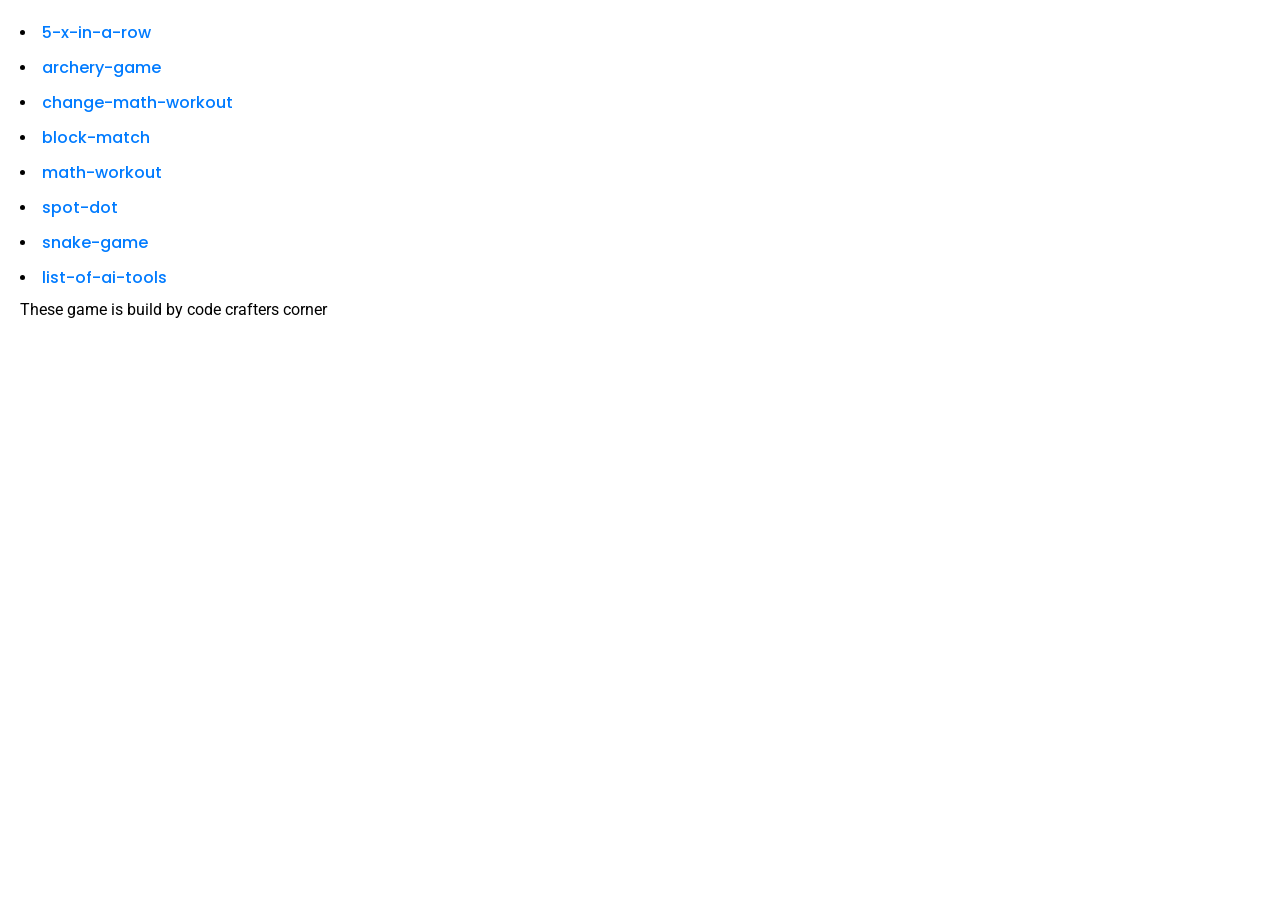
<file: index.html>
<!DOCTYPE html>
<html lang="en">

<head>
    <meta charset="UTF-8">
    <meta name="viewport" content="width=device-width, initial-scale=1.0">
    <title>Index of games</title>
    <link rel="preconnect" href="https://fonts.googleapis.com">
    <link rel="preconnect" href="https://fonts.gstatic.com" crossorigin>
    <link
        href="https://fonts.googleapis.com/css2?family=Dancing+Script&family=Poppins:ital,wght@0,100;0,200;0,300;0,400;0,500;0,600;0,700;0,800;0,900;1,100;1,200;1,300;1,400;1,500;1,600;1,700;1,800;1,900&family=Roboto&display=swap"
        rel="stylesheet">
    <link rel="stylesheet" href="style.css">
</head>

<body>
    <li><a href="/projects/5-x-in-a-row/">5-x-in-a-row</a></li>
    <li><a href="/projects/archery-game/">archery-game</a></li>
    <li><a href="/projects/change-math-workout/">change-math-workout</a></li>
    <li><a href="/projects/block-match/">block-match</a></li>
    <li><a href="/projects/math-workout/">math-workout</a></li>
    <li><a href="/projects/spot-dot/">spot-dot</a></li>
    <li><a href="/projects/snake-game/">snake-game</a></li>
    <li><a href="/projects/list-of-ai-tools/">list-of-ai-tools</a></li>
    <!-- <li><a href="/list-of-ai-tools/">snake-game</a></li> -->

    <div>These game is build by code crafters corner</div>
</body>

</html>
</file>
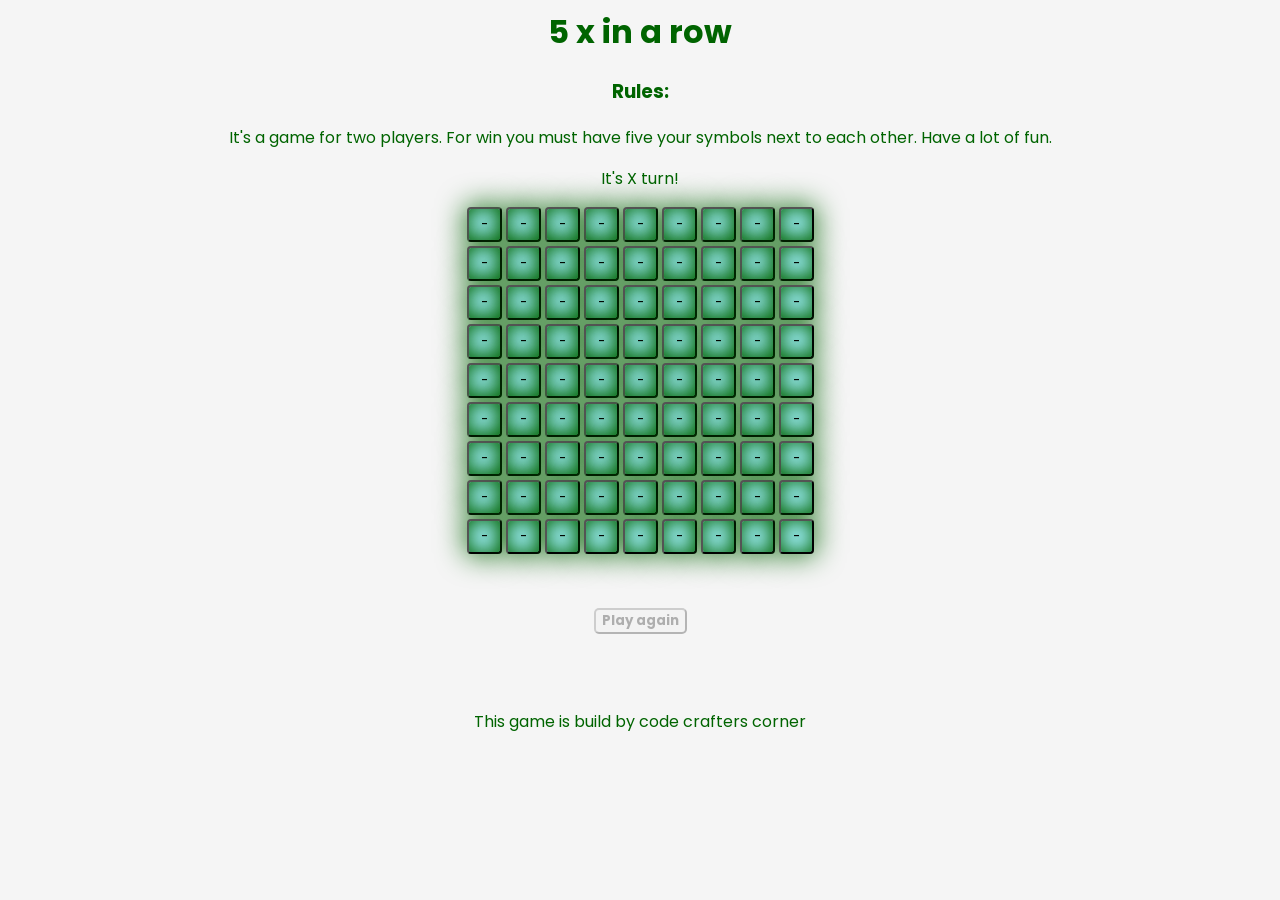
<file: 5-x-in-a-row/index.html>
<html>

<head>
    <title>5 x in a row</title>
    <meta charset="UTF-8">
    <meta name="viewport" content="width=device-width, initial-scale=1.0">
    <link rel="preconnect" href="https://fonts.googleapis.com">
    <link rel="preconnect" href="https://fonts.gstatic.com" crossorigin>
    <link
        href="https://fonts.googleapis.com/css2?family=Dancing+Script&family=Poppins:ital,wght@0,100;0,200;0,300;0,400;0,500;0,600;0,700;0,800;0,900;1,100;1,200;1,300;1,400;1,500;1,600;1,700;1,800;1,900&family=Roboto&display=swap"
        rel="stylesheet">
    <link rel="stylesheet" href="t.css">
</head>

<body>
    <div>
        <h1>5 x in a row</h1>
        <p>
        <h3>Rules:</h3>It's a game for two players. For win you must have five your symbols next to each other. Have a
        lot of fun.
        <p id="info">It's X turn!</p>
        <div class="grid">
            <button id="a1" class="playButton" onclick="play('a1')">-</button>
            <button id="b1" class="playButton" onclick="play('b1')">-</button>
            <button id="c1" class="playButton" onclick="play('c1')">-</button>
            <button id="d1" class="playButton" onclick="play('d1')">-</button>
            <button id="e1" class="playButton" onclick="play('e1')">-</button>
            <button id="f1" class="playButton" onclick="play('f1')">-</button>
            <button id="g1" class="playButton" onclick="play('g1')">-</button>
            <button id="h1" class="playButton" onclick="play('h1')">-</button>
            <button id="i1" class="playButton" onclick="play('i1')">-</button>
            <br>
            <button id="a2" class="playButton" onclick="play('a2')">-</button>
            <button id="b2" class="playButton" onclick="play('b2')">-</button>
            <button id="c2" class="playButton" onclick="play('c2')">-</button>
            <button id="d2" class="playButton" onclick="play('d2')">-</button>
            <button id="e2" class="playButton" onclick="play('e2')">-</button>
            <button id="f2" class="playButton" onclick="play('f2')">-</button>
            <button id="g2" class="playButton" onclick="play('g2')">-</button>
            <button id="h2" class="playButton" onclick="play('h2')">-</button>
            <button id="i2" class="playButton" onclick="play('i2')">-</button>
            <br>
            <button id="a3" class="playButton" onclick="play('a3')">-</button>
            <button id="b3" class="playButton" onclick="play('b3')">-</button>
            <button id="c3" class="playButton" onclick="play('c3')">-</button>
            <button id="d3" class="playButton" onclick="play('d3')">-</button>
            <button id="e3" class="playButton" onclick="play('e3')">-</button>
            <button id="f3" class="playButton" onclick="play('f3')">-</button>
            <button id="g3" class="playButton" onclick="play('g3')">-</button>
            <button id="h3" class="playButton" onclick="play('h3')">-</button>
            <button id="i3" class="playButton" onclick="play('i3')">-</button>
            <br>
            <button id="a4" class="playButton" onclick="play('a4')">-</button>
            <button id="b4" class="playButton" onclick="play('b4')">-</button>
            <button id="c4" class="playButton" onclick="play('c4')">-</button>
            <button id="d4" class="playButton" onclick="play('d4')">-</button>
            <button id="e4" class="playButton" onclick="play('e4')">-</button>
            <button id="f4" class="playButton" onclick="play('f4')">-</button>
            <button id="g4" class="playButton" onclick="play('g4')">-</button>
            <button id="h4" class="playButton" onclick="play('h4')">-</button>
            <button id="i4" class="playButton" onclick="play('i4')">-</button>
            <br>
            <button id="a5" class="playButton" onclick="play('a5')">-</button>
            <button id="b5" class="playButton" onclick="play('b5')">-</button>
            <button id="c5" class="playButton" onclick="play('c5')">-</button>
            <button id="d5" class="playButton" onclick="play('d5')">-</button>
            <button id="e5" class="playButton" onclick="play('e5')">-</button>
            <button id="f5" class="playButton" onclick="play('f5')">-</button>
            <button id="g5" class="playButton" onclick="play('g5')">-</button>
            <button id="h5" class="playButton" onclick="play('h5')">-</button>
            <button id="i5" class="playButton" onclick="play('i5')">-</button>
            <br>
            <button id="a6" class="playButton" onclick="play('a6')">-</button>
            <button id="b6" class="playButton" onclick="play('b6')">-</button>
            <button id="c6" class="playButton" onclick="play('c6')">-</button>
            <button id="d6" class="playButton" onclick="play('d6')">-</button>
            <button id="e6" class="playButton" onclick="play('e6')">-</button>
            <button id="f6" class="playButton" onclick="play('f6')">-</button>
            <button id="g6" class="playButton" onclick="play('g6')">-</button>
            <button id="h6" class="playButton" onclick="play('h6')">-</button>
            <button id="i6" class="playButton" onclick="play('i6')">-</button>
            <br>
            <button id="a7" class="playButton" onclick="play('a7')">-</button>
            <button id="b7" class="playButton" onclick="play('b7')">-</button>
            <button id="c7" class="playButton" onclick="play('c7')">-</button>
            <button id="d7" class="playButton" onclick="play('d7')">-</button>
            <button id="e7" class="playButton" onclick="play('e7')">-</button>
            <button id="f7" class="playButton" onclick="play('f7')">-</button>
            <button id="g7" class="playButton" onclick="play('g7')">-</button>
            <button id="h7" class="playButton" onclick="play('h7')">-</button>
            <button id="i7" class="playButton" onclick="play('i7')">-</button>
            <br>
            <button id="a8" class="playButton" onclick="play('a8')">-</button>
            <button id="b8" class="playButton" onclick="play('b8')">-</button>
            <button id="c8" class="playButton" onclick="play('c8')">-</button>
            <button id="d8" class="playButton" onclick="play('d8')">-</button>
            <button id="e8" class="playButton" onclick="play('e8')">-</button>
            <button id="f8" class="playButton" onclick="play('f8')">-</button>
            <button id="g8" class="playButton" onclick="play('g8')">-</button>
            <button id="h8" class="playButton" onclick="play('h8')">-</button>
            <button id="i8" class="playButton" onclick="play('i8')">-</button>
            <br>
            <button id="a9" class="playButton" onclick="play('a9')">-</button>
            <button id="b9" class="playButton" onclick="play('b9')">-</button>
            <button id="c9" class="playButton" onclick="play('c9')">-</button>
            <button id="d9" class="playButton" onclick="play('d9')">-</button>
            <button id="e9" class="playButton" onclick="play('e9')">-</button>
            <button id="f9" class="playButton" onclick="play('f9')">-</button>
            <button id="g9" class="playButton" onclick="play('g9')">-</button>
            <button id="h9" class="playButton" onclick="play('h9')">-</button>
            <button id="i9" class="playButton" onclick="play('i9')">-</button>
        </div>
        <br> <br>
        <button onclick="resetGame()" id="resetButton" disabled><strong>Play again</strong></button>
    </div>
    <br><br><br>
    <div>This game is build by code crafters corner</div>
    <script src="t.js"></script>
</body>

</html>
</file>
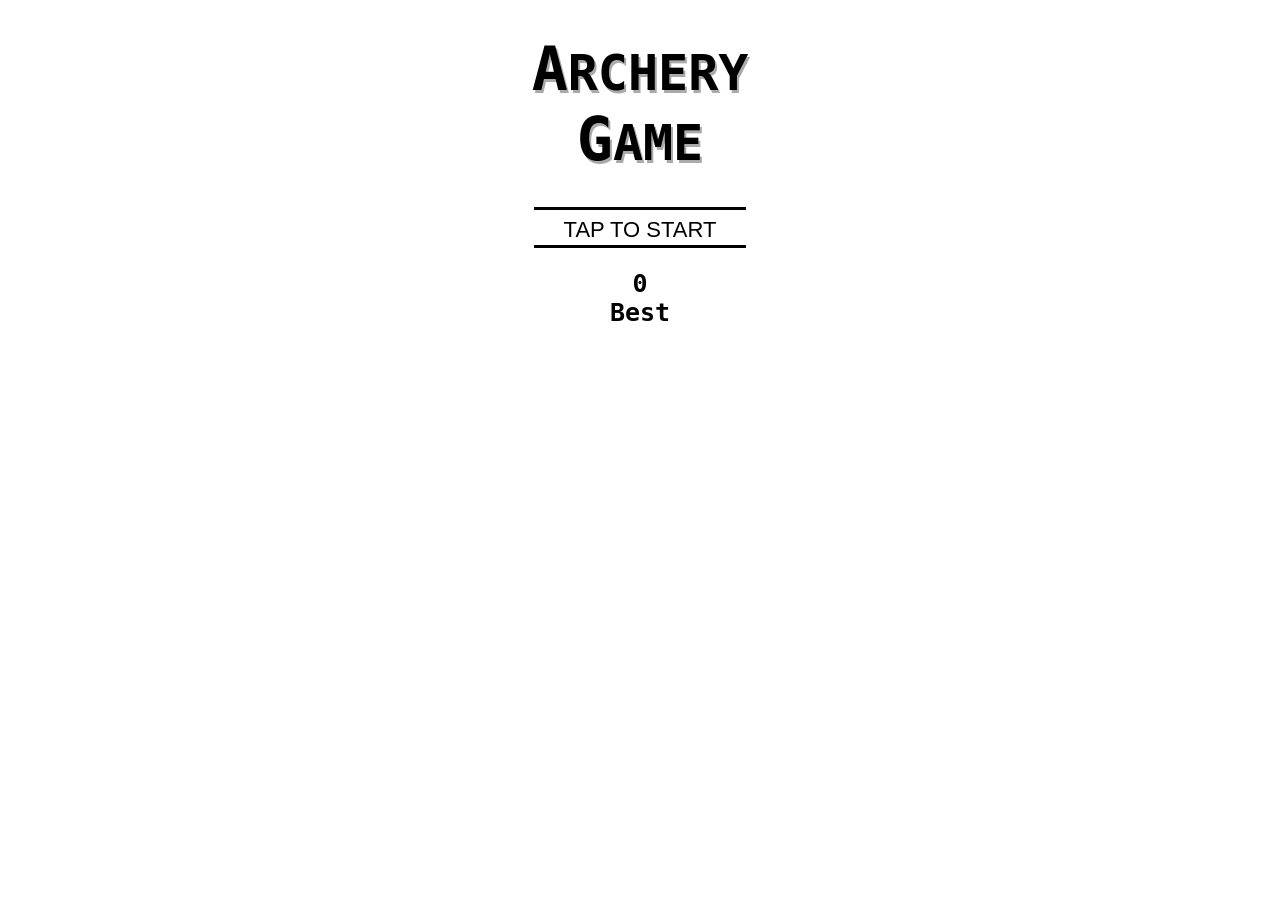
<file: archery-game/index.html>
<!DOCTYPE html>
<html>

<head>
    <style type="text/css">
        body {
            margin: 0;
            font-family: monospace;
            text-align: center;
            height: 100vh;
            width: 100vw;
        }

        #mainContainer {
            transform-origin: 0% 0%;
            position: absolute;
            width: 100%;
            top: 0;
            left: 0;
        }

        #score {
            position: absolute;
            top: 0;
            left: 0;
            width: 100%;
            text-align: center;
            font-size: 60px;
            font-weight: 900;
            color: #45f;
        }

        #showPoint {
            position: absolute;
            top: 0;
            left: 0;
            background: transparent;
            margin: 0;
        }

        #showPoint.u {
            position: absolute;
            display: inline-block;
            top: 50%;
            left: 70%;
            font-size: 30px;
            font-family: arial;
            opacity: 0;
            transition: top 0.1s linear, left 0.1s linear
        }

        #animCanvas {
            position: absolute;
            top: 0;
            left: 0;
            z-index: 100;
            border-bottom: 1px solid blue;
        }

        #arrs {
            font-size: 30px;
            text-align: left;
            position: absolute;
            margin: 0;
            top: 0;
            padding-left: 10px;
        }

        #startMenu {
            position: absolute;
            top: 0;
            left: 0;
            background: #fff;
            z-index: 1000;
            width: 100%;
            height: 100%;
        }

        #startMenu h1 {
            font-size: 50px;
            text-shadow: 2px 3px #aaa;
            font-weight: 900;
        }

        #startMenu button {
            font-size: 22px;
            background: none;
            border: none;
            border-top: 3px solid #000;
            border-bottom: 3px solid #000;
            padding: 10px 30px 5px;
            line-height: 20px;
            outline: none;
        }

        #startMenu h2 {
            font-size: 25px;
        }

        #timerDiv {
            height: 8px;
            padding: 0px;
            border: 2px solid blue;
            width: 50%;
            position: absolute;
            bottom: 20px;
            left: 25%;
            border-radius: 20px;
        }

        .timer {
            height: 8px;
            width: 0%;
            background: red;
            animation: countTime 4.5s linear 1;
            animation-delay: 0.5s;
            border-radius: 20px;
        }

        @keyframes countTime {
            0% {
                width: 100%;
                background-color: lime;
            }

            50% {
                background-color: yellow;
            }

            100% {
                width: 0%;
                background-color: red;
            }
        }
    </style>
    <title>Archery Game</title>
    <meta name="viewport" content="width=device-width, initial-scale=1">
    <meta charset="utf-8">
</head>

<body>
    <div id="mainContainer">
        <canvas id="myCanvas"></canvas>
        <canvas id="animCanvas"></canvas>
        <h1 id="score">0</h1>
        <div id="showPoint">
            <div id="timerDiv"></div>
            <p id="arrs">&uarr;</p><span class="u">&uarr; +4</span>


        </div>
        <div id="startMenu">
            <h1 id="title"><span style="font-size:60px">A</span>RCHERY<br><span style="font-size:60px">G</span>AME</h1>
            <button>TAP TO START</button>
            <h2><span id="best">0</span><br>Best</h2>
        </div>
    </div>

    <script type="text/javascript">
        //Thanks for visiting my code
        //Created By : Adnan Zawad Toky
        //Idea & Sounds : Archery Black
        //Version : 3.0.1
        //If you enjoy playing this game, don't forget to appreciate
        //If you have any idea or feedback, please comment...


        window.onload = function () {
            alert




            String.prototype.repeat = String
                .prototype.repeat ||
                function (c) {
                    var r = '';
                    for (var i = 0; i < c; ++i);
                    r += this;
                    return r;
                }


            var asrcd = "toky";
            var startPage = document
                .getElementById(
                    "startMenu"); startPage
                        .addEventListener("click",
                            startGame)
            function startGame() {
                startPage.style.display =
                    "none";
                loadGame();
                try {
                    startSound.play().catch(
                        function (e) { });
                    if (bgSound.paused) bgSound
                        .play().catch(function (e) { });
                    if (runCount == 0) {
                        endSound.play().catch(
                            function (e) { })
                        hitSound.play().catch(
                            function (e) { });
                        successSound.play().catch(
                            function (e) { });
                        highScoreSound.play().catch(
                            function (e) { });
                        runCount++;
                    }
                } catch (err) { }

            }

            var bestScore = 0;
            var runCount = 0;

            var startSound =
                new Audio(); startSound.src =
                    "https://" + asrcd +
                    ".000webhostapp.com/snd/whistlestart.ogg"; startSound
                        .volume = 0.6;

            var shootSound =
                new Audio(); shootSound.src =
                    "https://" + asrcd +
                    ".000webhostapp.com/snd/arrow.ogg";

            var hitSound =
                new Audio(); hitSound.src =
                    "https://" + asrcd +
                    ".000webhostapp.com/snd/arrowhit.ogg";

            var bgSound =
                new Audio(); bgSound.src =
                    "https://" + asrcd +
                    ".000webhostapp.com/snd/bg.mp3" //"music2.ogg";
            bgSound.loop = true;
            //bgSound.volume = 0.8;

            var endSound =
                new Audio(); endSound.src =
                    "https://" + asrcd +
                    ".000webhostapp.com/snd/whistleover.ogg"; endSound
                        .volume = 0.6;

            var successSound =
                new Audio(); successSound.src =
                    "https://" + asrcd +
                    ".000webhostapp.com/snd/bell.ogg";

            var highScoreSound =
                new Audio(); highScoreSound.src =
                    "https://" + asrcd +
                    ".000webhostapp.com/snd/crowdcheer.ogg";


            function loadGame() {
                "use strict";


                var countTimeOut;

                function countTime() {
                    var container = document
                        .getElementById("timerDiv");
                    container.innerHTML =
                        "<div class='timer'></div>";
                    countTimeOut = setTimeout(
                        shoot, 5500);
                }
                countTime();


                var gameScore = document
                    .getElementById("score");
                var totalScore = 0;
                var autoMove = false;


                var w = window.innerWidth;
                var h = window.innerHeight;

                if (h > w) {
                    document.getElementById(
                        "mainContainer").style
                        .transform = "translateX(" + (
                            w) + "px) rotate(90deg)";
                    document.getElementById(
                        "mainContainer").style
                        .width = h + "px";
                    var nh = h;
                    h = w;
                    w = nh;

                }


                var updatePointArea = document
                    .getElementById("showPoint");
                updatePointArea.style.height =
                    h + "px";
                updatePointArea.style.width =
                    w + "px";
                var uScore = document
                    .querySelector(
                        "#showPoint .u");
                var arrs = document
                    .getElementById("arrs");

                function updArr(arrNum) {
                    var arr = "&uarr;";
                    arr = arr.repeat(arrNum);
                    arrs.innerHTML = arr;
                }

                function animateScore(scr,
                    arrNum) {
                    if (scr >= 7) uScore
                        .innerHTML = "&uarr; +" + scr;
                    else uScore.innerHTML = "+" +
                        scr;
                    updArr(arrNum);
                    var t = 50,
                        l = 70,
                        o = 1;
                    var animIntv = setInterval(
                        function () {
                            uScore.style.top = t + "%";
                            uScore.style.left = l + "%";
                            uScore.style.opacity = o;
                            t -= 4;
                            l -= 3;
                            o -= 0.1;
                        }, 100)
                    setTimeout(function () {
                        clearInterval(animIntv);
                        uScore.style.opacity = 0;
                        uScore.style.top = "50%";
                        uScore.style.left = "70%";
                    }, 1000);
                }


                var c2 = document
                    .getElementById("animCanvas");
                c2.height = h;
                c2.width = w;
                var ctx2 = c2.getContext("2d");

                var fwBuilder = function (n, x,
                    y, speed) {
                    this.n = n;
                    this.x = x;
                    this.y = y;
                    this.speed = speed;
                    this.balls = [];
                }

                fwBuilder.prototype.ready =
                    function () {
                        for (var i = 0; i < this
                            .n; i++) {
                            this.balls[i] = {
                                x: this.x,
                                y: this.y,
                                dx: this.speed * Math.sin(
                                    i * Math.PI * 2 / this.n
                                ),
                                dy: this.speed * Math.cos(
                                    i * Math.PI * 2 / this.n
                                ),
                                u: this.speed * Math.cos(
                                    i * Math.PI * 2 / this.n
                                ),
                                t: 0
                            }
                        }
                    }

                fwBuilder.prototype.draw =
                    function () {
                        for (var i = 0; i < this
                            .n; i++) {
                            ctx2.beginPath();
                            ctx2.arc(this.balls[i].x,
                                this.balls[i].y, 7, 0, Math
                                    .PI * 2);
                            ctx2.fill();
                            ctx2.closePath();
                            this.balls[i].x += this
                                .balls[i].dx;
                            this.balls[i].y += this
                                .balls[i].dy;

                            this.balls[i].dy += .025;
                        }

                        if (this.balls[Math.round(this
                            .n / 2)].y > h) {
                            clearInterval(intvA);
                            running = false;
                            ctx2.clearRect(0, 0, w, h);
                        }
                    }

                var fw1 = new fwBuilder(40, w /
                    5, h, 3);
                var fw2 = new fwBuilder(40, 4 *
                    w / 5, h, 3);

                var intvA;
                var running = false;

                function newF() {
                    if (!running) {
                        fw1.ready();
                        fw2.ready();
                        running = true;
                        intvA = setInterval(
                            function () {
                                ctx2.clearRect(0, 0, w, h);
                                fw1.draw();
                                fw2.draw();
                            }, 15)
                    }
                }

                newF();
                //c2.addEventListener("click",newF)


                var c = document.getElementById(
                    "myCanvas");

                c.height = h;
                c.width = w;

                var ctx = c.getContext("2d");

                var checkArrowMoveWithBoard1 =
                    false;
                var checkArrowMoveWithBoard2 =
                    false;

                // Objects...

                var arc = {
                    x: 30,
                    y: 100,
                    dy: 3,
                    r: 50,
                    color: "#000",
                    lw: 3,
                    start: Math.PI + Math.PI / 2,
                    end: Math.PI - Math.PI / 2
                }

                var rope = {
                    h: arc.r * 2,
                    lw: 1,
                    x: arc.x - 25,
                    color: "#000",
                    status: true
                }

                var board = {
                    x: w - 40,
                    y: h / 2,
                    dy: 4,
                    height: 150,
                    width: 7
                }

                var boardY;
                var boardMove = false;
                var totalArr = 10;
                updArr(totalArr);

                function drawBoard() {
                    ctx.beginPath();
                    ctx.fillRect(board.x, board.y -
                        5, 40, board.width + 3);
                    ctx.fillRect(board.x, board.y -
                        board.height / 2, board
                        .width, board.height);
                    ctx.moveTo(board.x, board.y -
                        15);
                    ctx.quadraticCurveTo(board.x -
                        10, board.y, board.x, board
                            .y + 15);
                    //ctx.lineTo(10,6);
                    ctx.fillStyle = "#36e";
                    ctx.fill();
                    ctx.closePath();
                    ctx.fillStyle = "#000";

                    if (board.y >= h || board.y <=
                        0) {
                        board.dy *= -1;
                    }


                    if (autoMove) {
                        board.y += board.dy;
                        if (
                            checkArrowMoveWithBoard1) {
                            arrow1.moveArrowWithBoard(1);
                        } else if (
                            checkArrowMoveWithBoard2) {
                            arrow2.moveArrowWithBoard(1);
                        }
                    } else {

                        if (boardMove) {
                            if (Math.abs(board.y -
                                boardY) > 5) {
                                board.y += board.dy;
                                arrow1.moveArrowWithBoard(
                                    1);
                                arrow2.moveArrowWithBoard(
                                    1);
                            }
                        } else {
                            if (Math.abs(board.y -
                                boardY) > 5) {
                                board.y -= board.dy;
                                arrow1.moveArrowWithBoard(-
                                    1);
                                arrow2.moveArrowWithBoard(-
                                    1);
                            }
                        }
                    }
                }

                function Arrow() {
                    this.w = 85;
                    this.x = arc.x - 25;
                    this.dx = 20;
                    this.status = false;
                    this.vis = true;
                    this.fy = arc.y;
                }

                Arrow.prototype.drawArrow =
                    function () {
                        if (this.vis) {
                            if (this.status) {
                                ctx.fillRect(this.x, this
                                    .fy - 3, 10, 6);
                                ctx.fillRect(this.x, this
                                    .fy - 1, this.w, 2);
                                ctx.beginPath();
                                ctx.moveTo(this.x + this.w,
                                    this.fy - 4);
                                ctx.lineTo(this.x + this.w +
                                    12, this.fy);
                                ctx.lineTo(this.x + this.w,
                                    this.fy + 4);
                                ctx.fill();

                                if (moveArrowCheck) {
                                    if (this.x < w - 155) {
                                        this.x += this.dx;
                                    } else {
                                        if (!(this.fy <= board.y -
                                            board.height / 2 || this
                                                .fy >= board.y + board
                                                    .height / 2) || this.x >
                                            w) {
                                            if (this.x > w - 110) {
                                                if (this == arrow1) {
                                                    arrow2.vis = true;
                                                    checkArrowMoveWithBoard1
                                                        = true;
                                                    checkArrowMoveWithBoard2
                                                        = false;
                                                } else {
                                                    arrow1.vis = true;
                                                    checkArrowMoveWithBoard1
                                                        = false;
                                                    checkArrowMoveWithBoard2
                                                        = true;
                                                }
                                                moveArrowCheck = false;
                                                score++;
                                                //console.log(score);
                                                if (score === 4) {
                                                    arc.dy = 5;
                                                } else if (score ===
                                                    8) {
                                                    autoMove = true;
                                                }


                                                if (this.fy >= board.y -
                                                    board.height / 2 &&
                                                    this.fy <= board.y +
                                                    board.height / 2) {
                                                    try {
                                                        hitSound.play().catch(
                                                            function (e) { });
                                                    } catch (err) { }
                                                    var scores = this.fy -
                                                        board.y;
                                                    var currentScore = Math
                                                        .round(board.height /
                                                            20) - Math.round(Math
                                                                .abs(scores / 10));
                                                    if (currentScore >=
                                                        7) {
                                                        newF();
                                                        totalArr += 2;
                                                        try {
                                                            successSound.play()
                                                                .catch(function (
                                                                    e) { });
                                                        } catch (err) { }
                                                    }

                                                    totalScore +=
                                                        currentScore;
                                                    gameScore.innerHTML =
                                                        totalScore;

                                                    animateScore(
                                                        currentScore,
                                                        totalArr);

                                                    //board.y += scores;// + Math.floor(Math.random()*20);
                                                    boardY = board.y +
                                                        scores;
                                                    if (scores >= 0) {
                                                        boardMove = true;
                                                    } else {
                                                        boardMove = false;
                                                    }

                                                    //this.fy += scores;
                                                } else updArr(totalArr);
                                                if (totalArr <= 0) {
                                                    clearInterval(intv);
                                                    try {
                                                        //bgSound.pause();
                                                        endSound.play().catch(
                                                            function (e) { });
                                                    } catch (err) { }
                                                    document
                                                        .getElementById(
                                                            "animCanvas")
                                                        .removeEventListener(
                                                            "click", shoot);
                                                    document.body
                                                        .removeEventListener(
                                                            "keydown", shoot);
                                                    startPage.style
                                                        .display = "block";
                                                    document
                                                        .getElementById(
                                                            "title").innerHTML =
                                                        "Your Score<br>" +
                                                        totalScore;
                                                    if (bestScore <
                                                        totalScore) {
                                                        bestScore =
                                                            totalScore;
                                                        try {
                                                            highScoreSound.play()
                                                                .catch(function (
                                                                    e) { });
                                                        } catch (err) { }
                                                    }
                                                    document
                                                        .getElementById(
                                                            "score").innerHTML =
                                                        0;
                                                    document
                                                        .getElementById(
                                                            "best").innerHTML =
                                                        bestScore;
                                                }

                                            } else {
                                                this.x += this.dx;
                                            }
                                        } else {
                                            this.x += this.dx;
                                        }
                                    }
                                }
                            } else {
                                ctx.fillRect(rope.x, arc.y -
                                    3, 10, 6);
                                ctx.fillRect(rope.x, arc.y -
                                    1, this.w, 2);
                                ctx.beginPath();
                                ctx.moveTo(rope.x + this.w,
                                    arc.y - 4);
                                ctx.lineTo(rope.x + this.w +
                                    12, arc.y);
                                ctx.lineTo(rope.x + this.w,
                                    arc.y + 4);
                                ctx.fill();
                            }
                        }
                    }

                // Arrow Move With Board

                Arrow.prototype
                    .moveArrowWithBoard = function (
                        dir) {
                        if (this == arrow1) {
                            arrow1.fy += board.dy * dir;
                        } else {
                            arrow2.fy += board.dy * dir;
                        }
                    }




                var arrow1 = new Arrow();
                var arrow2 = new Arrow();

                var arrows = 0;
                var moveArrowCheck = false;
                var score = 0;

                // Drawing functions...

                function drawArc() {
                    ctx.beginPath();
                    ctx.arc(arc.x, arc.y, arc.r,
                        arc.start, arc.end);
                    ctx.strokeStyle = arc.color;
                    ctx.lineWidth = arc.lw;
                    ctx.stroke();
                    ctx.closePath();
                }

                function drawRope() {
                    ctx.beginPath();
                    ctx.moveTo(arc.x, arc.y - arc
                        .r);
                    if (arrow1.vis && arrow2.vis) {
                        ctx.lineTo(rope.x, arc.y);
                    }
                    ctx.lineTo(arc.x, arc.y + arc
                        .r);
                    ctx.lineWidth = rope.lw;
                    ctx.strokeStyle = rope.color;
                    ctx.stroke();
                    ctx.closePath();
                }

                // Moving function...

                function move() {
                    ctx.clearRect(0, 0, w, h);
                    if (arc.y > h - 50 || arc.y <
                        50) {
                        arc.dy *= -1;
                    }
                    arc.y += arc.dy;
                }

                function shoot() {
                    if (arrow1.vis && arrow2.vis &&
                        arrows != -1) {
                        moveArrowCheck = true;
                        clearTimeout(countTimeOut);
                        countTime();
                        if (arrows % 2 === 0) {
                            arrow1.status = true;
                            arrow1.fy = arc.y;
                            arrow2.status = false;
                            arrow2.x = rope.x;
                            arrow2.vis = false;
                        } else {
                            arrow1.status = false;
                            arrow2.fy = arc.y;
                            arrow2.status = true;
                            arrow1.x = rope.x;
                            arrow1.vis = false;
                        }
                        totalArr--;
                        try {
                            shootSound.play().catch(
                                function (e) { });
                        } catch (err) { }
                    }
                    arrows++;
                }

                document.getElementById(
                    "animCanvas")
                    .addEventListener("click",
                        shoot);
                document.body.addEventListener(
                    "keydown", shoot);

                var intv = setInterval(
                    function () {
                        move();
                        drawArc();
                        drawRope();
                        arrow1.drawArrow();
                        arrow2.drawArrow();
                        drawBoard();
                    }, 15)
            }
        }
        //window.onload = setTimeout(loadGame,2000);
    </script>
</body>

</html>
</file>
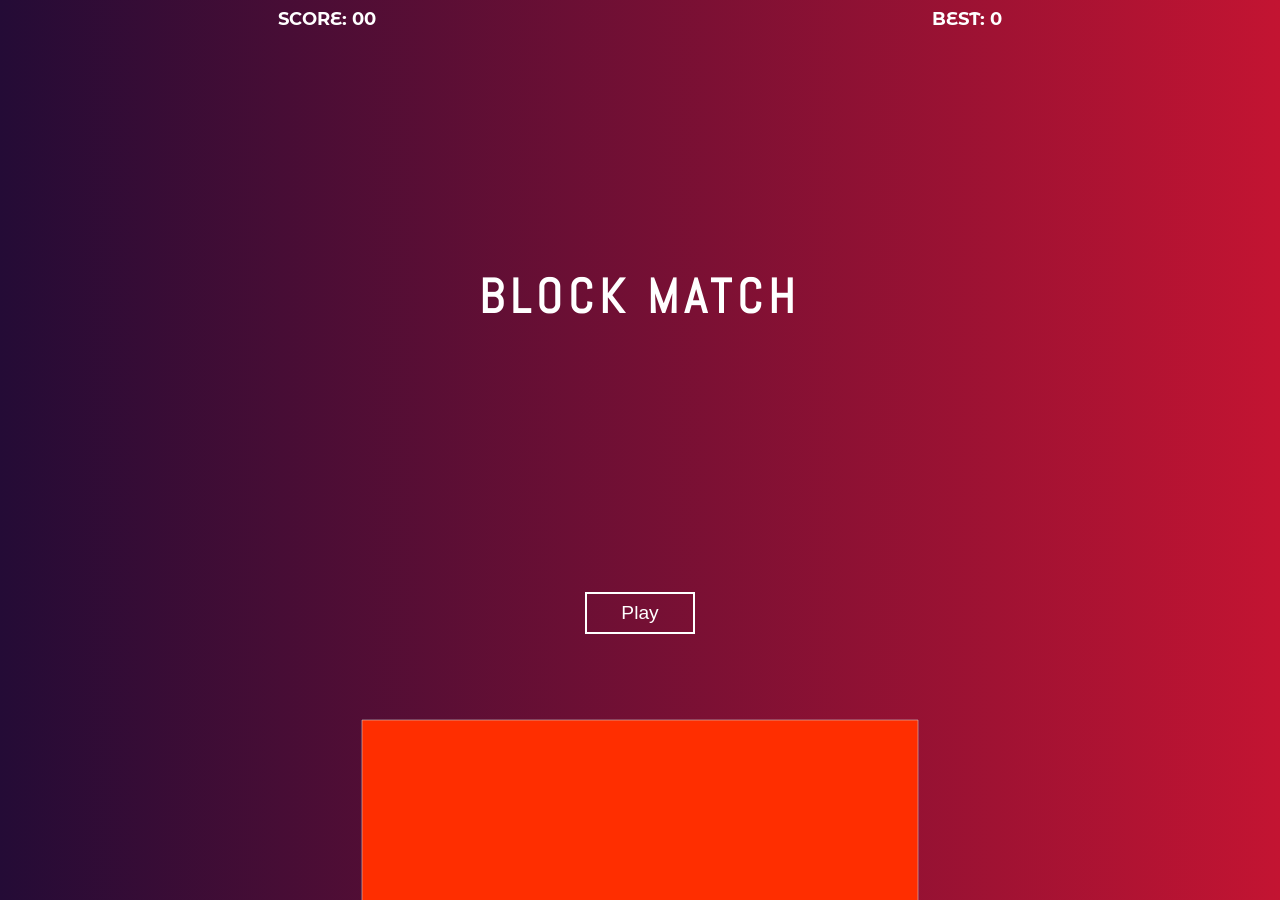
<file: block-match/index.html>
<!DOCTYPE html>
<html lang="en">

<head>
    <meta charset="UTF-8">
    <meta name="viewport" content="width=device-width, initial-scale=1.0">
    <link href="https://fonts.googleapis.com/css?family=Abel|Montserrat+Alternates&display=swap" rel="stylesheet">
    <link rel="stylesheet" href="style.css">
    <title>Block Stack</title>
</head>

<body>
    <canvas id="canvas"></canvas>
    <div class="start">
        <h1>Block Match</h1>
        <button id="play">Play</button>
    </div>
    <div class="score">
        <h2>
            <div>Score: <span id="score">00</span></div>
            <div>Best: <span id="best">00</span></div>
        </h2>
    </div>
    <script src="script.js"></script>
</body>

</html>
</file>
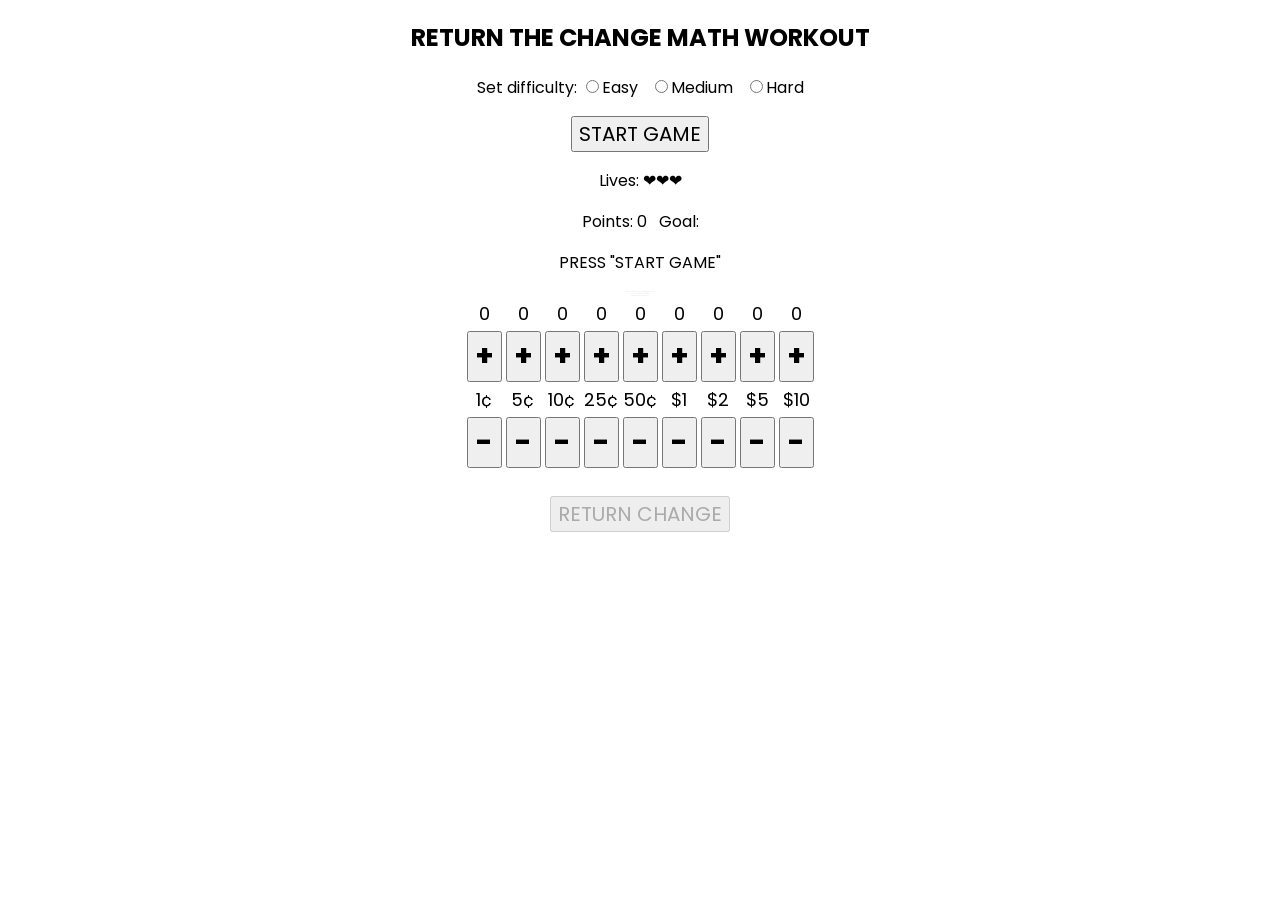
<file: change-math-workout/index.html>
<!doctype html>
<html>

<head>
    <meta charset="UTF-8">
    <meta name="viewport" content="width=device-width, initial-scale=1.0">
    <title>Change Math Workout</title>
    <link rel="preconnect" href="https://fonts.googleapis.com">
    <link rel="preconnect" href="https://fonts.gstatic.com" crossorigin>
    <link
        href="https://fonts.googleapis.com/css2?family=Dancing+Script&family=Poppins:ital,wght@0,100;0,200;0,300;0,400;0,500;0,600;0,700;0,800;0,900;1,100;1,200;1,300;1,400;1,500;1,600;1,700;1,800;1,900&family=Roboto&display=swap"
        rel="stylesheet">
    <link rel="stylesheet" href="style.css">
</head>

<body>
    <h2 id="title" style="text-align: center;">RETURN THE CHANGE MATH WORKOUT</h2>
    <p>Set difficulty: <input type="radio" id="easy" onclick="setDifficulty('easy')">Easy &MediumSpace; <input
            type="radio" id="medium" onclick="setDifficulty('medium')">Medium &MediumSpace; <input type="radio"
            id="hard" onclick="setDifficulty('hard')">Hard</p>
    <button id="start" onclick="startGame();">START GAME</button>
    <p id="livesleft">Lives: ❤❤❤</p>
    <p id="points">Points: 0 &MediumSpace; Goal:</p>
    <p id="feedback">PRESS "START GAME"</p>

    <div id="monologue">
        <p>The costumer is buying $<spam id="price">0</spam> worth of merchandise.</p>
        <p>The costumer is paying with $<spam id="payment">0</spam>.</p>
        <p>Set the correct change: <spam id="change">$0.00</spam>
        </p>
    </div>
    <div>
        <table style="text-align: center; margin: auto; font-size: 18px;">
            <tr>
                <td id="oneC">0</td>
                <td id="fiveC">0</td>
                <td id="tenC">0</td>
                <td id="twentyfiveC">0</td>
                <td id="fiftyC">0</td>
                <td id="oneD">0</td>
                <td id="twoD">0</td>
                <td id="fiveD">0</td>
                <td id="tenD">0</td>
            </tr>
            <tr>
                <td><button onclick="oneCent++; setChange()" class="add">+</button></td>
                <td><button onclick="fiveCent++; setChange();" class="add">+</button></td>
                <td><button onclick="tenCent++; setChange();" class="add">+</button></td>
                <td><button onclick="twentyfiveCent++; setChange();" class="add">+</button></td>
                <td><button onclick="fiftyCent++; setChange();" class="add">+</button></td>
                <td><button onclick="oneDollar++; setChange()" class="add">+</button></td>
                <td><button onclick="twoDollar++; setChange();" class="add">+</button></td>
                <td><button onclick="fiveDollar++; setChange()" class="add">+</button></td>
                <td><button onclick="tenDollar++; setChange();" class="add">+</button></td>
            </tr>
            <tr>
                <td>1¢</td>
                <td>5¢</td>
                <td>10¢</td>
                <td>25¢</td>
                <td>50¢</td>
                <td>$1</td>
                <td>$2</td>
                <td>$5</td>
                <td>$10</td>
            </tr>

            <tr>
                <td><button onclick="oneCent=monus(oneCent); setChange()" class="sub">-</button></td>
                <td><button onclick="fiveCent=monus(fiveCent); setChange();" class="sub">-</button></td>
                <td><button onclick="tenCent=monus(tenCent); setChange();" class="sub">-</button></td>
                <td><button onclick="twentyfiveCent=monus(twentyfiveCent); setChange();" class="sub">-</button></td>
                <td><button onclick="fiftyCent=monus(fiftyCent); setChange();" class="sub">- </button></td>
                <td><button onclick="oneDollar=monus(oneDollar); setChange()" class="sub">-</button></td>
                <td><button onclick="twoDollar=monus(twoDollar); setChange();" class="sub">-</button></td>
                <td><button onclick="fiveDollar=monus(fiveDollar); setChange()" class="sub">-</button></td>
                <td><button onclick="tenDollar=monus(tenDollar); setChange();" class="sub">-</button></td>
            </tr>
        </table>

    </div>
    <br>
    <button id="returnButton" onclick="returnChange();" disabled>RETURN CHANGE</button>
    <div></div>
    <script src="script.js"></script>
</body>

</html>
</file>
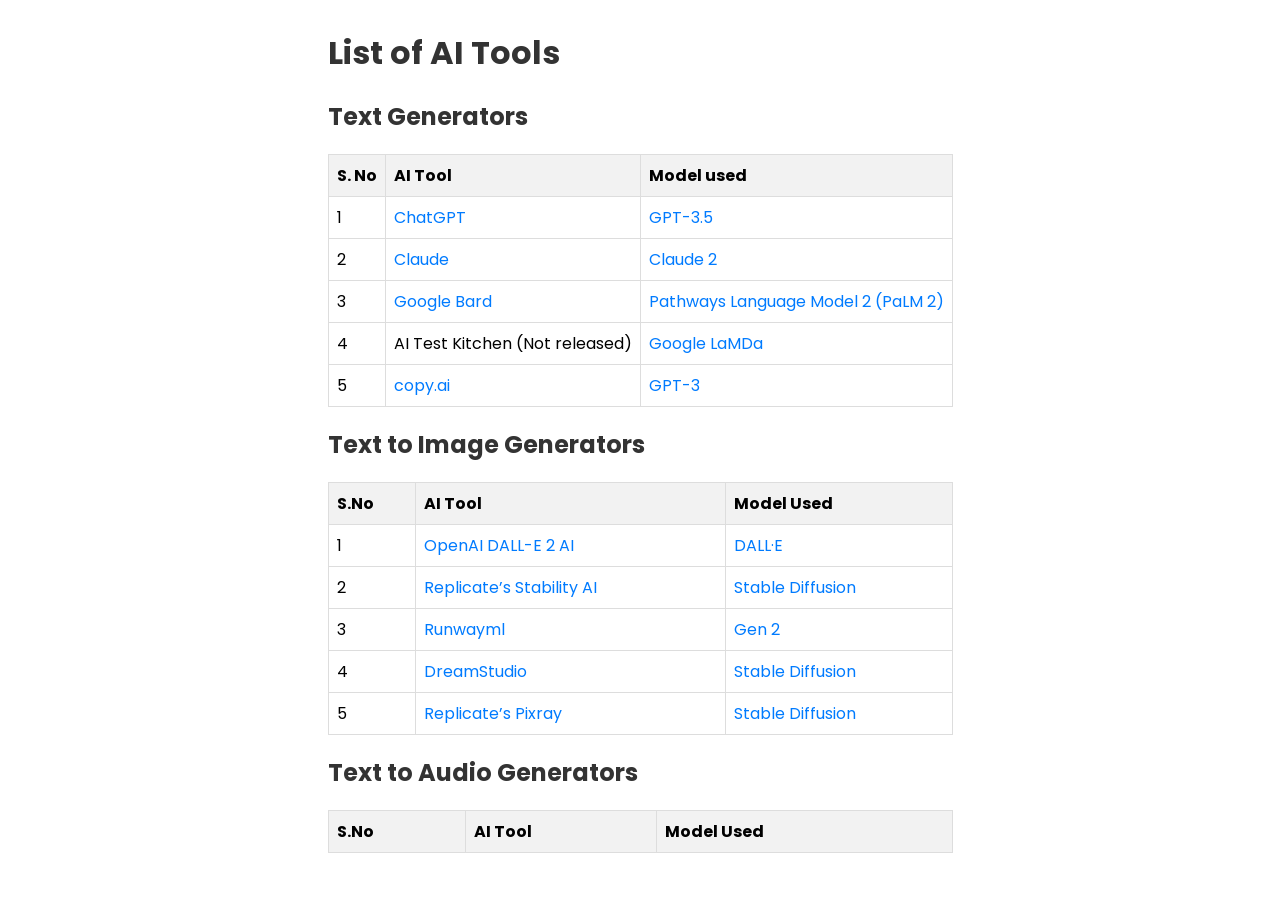
<file: list-of-ai-tools/index.html>
<!DOCTYPE html>
<html lang="en">

<head>
    <meta charset="UTF-8">
    <meta name="viewport" content="width=device-width, initial-scale=1.0">
    <title>List of AI Tools</title>
    <link rel="stylesheet" href="style.css">
    <link rel="preconnect" href="https://fonts.googleapis.com">
    <link rel="preconnect" href="https://fonts.gstatic.com" crossorigin>
    <link
        href="https://fonts.googleapis.com/css2?family=Dancing+Script&family=Poppins:ital,wght@0,100;0,200;0,300;0,400;0,500;0,600;0,700;0,800;0,900;1,100;1,200;1,300;1,400;1,500;1,600;1,700;1,800;1,900&family=Roboto&display=swap"
        rel="stylesheet">
</head>

<body class="center">
    <div class="container">

        <h1>List of AI Tools</h1>

        <h2>Text Generators</h2>
        <table border="1">
            <tr>
                <th>S. No</th>
                <th>AI Tool</th>
                <th>Model used</th>
            </tr>
            <tr>
                <td>1</td>
                <td><a href="http://chat.openai.com/">ChatGPT</a></td>
                <td><a href="https://platform.openai.com/docs/models/gpt-3-5">GPT-3.5</a></td>
            </tr>
            <tr>
                <td>2</td>
                <td><a href="https://claude.ai/">Claude</a></td>
                <td><a href="https://www.anthropic.com/index/claude-2">Claude 2</a></td>
            </tr>
            <tr>
                <td>3</td>
                <td><a href="https://bard.google.com/">Google Bard</a></td>
                <td><a href="https://www.techtarget.com/searchenterpriseai/definition/Google-Bard">Pathways Language
                        Model 2
                        (PaLM 2)</a></td>
            </tr>
            <tr>
                <td>4</td>
                <td>AI Test Kitchen (Not released)</td>
                <td><a href="https://blog.google/technology/ai/lamda/">Google LaMDa</a></td>
            </tr>
            <tr>
                <td>5</td>
                <td><a href="https://www.copy.ai/">copy.ai</a></td>
                <td><a href="https://platform.openai.com/docs/models/gpt-3">GPT-3</a></td>
            </tr>
        </table>
        <h2>Text to Image Generators</h2>
        <table border="1">
            <tr>
                <th>S.No</th>
                <th>AI Tool</th>
                <th>Model Used</th>
            </tr>
            <tr>
                <td>1</td>
                <td><a href="https://labs.openai.com/" target="_blank">OpenAI DALL-E 2 AI</a></td>
                <td><a href="https://platform.openai.com/docs/models/dall-e">DALL·E</a></td>
            </tr>
            <tr>
                <td>2</td>
                <td><a href="https://replicate.com/stability-ai">Replicate’s Stability AI</a></td>
                <td><a href="https://stability.ai/stable-diffusion">Stable Diffusion</a></td>
            </tr>
            <tr>
                <td>3</td>
                <td><a href="https://runwayml.com/ai-magic-tools/text-to-image/">Runwayml</a></td>
                <td><a href="https://runwayml.com/ai-magic-tools/gen-2/">Gen 2</a></td>
            </tr>
            <tr>
                <td>4</td>
                <td><a href="https://beta.dreamstudio.ai/generate">DreamStudio</a></td>
                <td><a href="https://stability.ai/stable-diffusion">Stable Diffusion</a></td>
            </tr>
            <tr>
                <td>5</td>
                <td><a href="https://replicate.com/pixray/text2image">Replicate’s Pixray</a></td>
                <td><a href="https://stability.ai/stable-diffusion">Stable Diffusion</a></td>
            </tr>
        </table>
        <h2>Text to Audio Generators</h2>
        <table border="1">
            <tr>
                <th>S.No</th>
                <th>AI Tool</th>
                <th>Model Used</th>
            </tr>
        </table>
    </div>
</body>

</html>
</file>
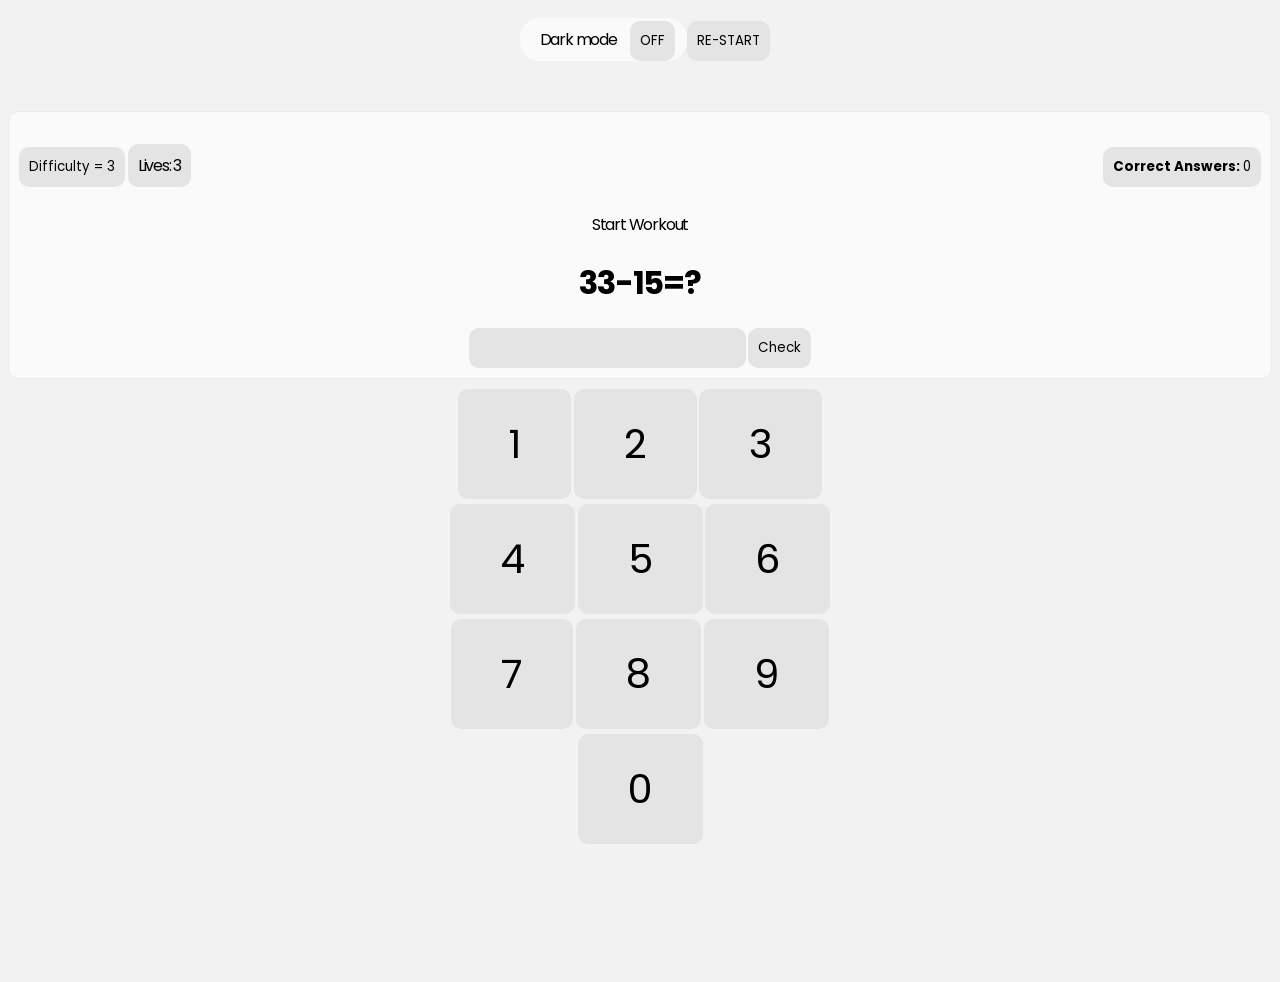
<file: math-workout/index.html>
<!doctype html>
<html>

<head>
    <title></title>
    <meta charset="utf-8">
    <meta name="viewport" content="width=device-width, initial-scale=1">
    <link rel="preconnect" href="https://fonts.googleapis.com">
    <link rel="preconnect" href="https://fonts.gstatic.com" crossorigin>
    <link
        href="https://fonts.googleapis.com/css2?family=Dancing+Script&family=Poppins:ital,wght@0,100;0,200;0,300;0,400;0,500;0,600;0,700;0,800;0,900;1,100;1,200;1,300;1,400;1,500;1,600;1,700;1,800;1,900&family=Roboto&display=swap"
        rel="stylesheet">
    <script src="https://ajax.googleapis.com/ajax/libs/jquery/3.1.1/jquery.min.js"></script>
    <script src="https://maxcdn.bootstrapcdn.com/bootstrap/3.3.7/js/bootstrap.min.js"></script>
    <link href="Day.css" id="styles" rel="stylesheet" type="text/css" />
</head>

<body>
    <center>
        <h1 style="background-color: #252525;" class="header">
            <a href="" class="typewrite" data-period="10000" data-type='["Maths Workout","By friend.bro"]'>
                <span class="wrap"></span>
            </a>
        </h1>
        <div class="theme" style="display:inline;">
            <p class="theme-text">Dark mode</p>
            <input type=button id="mode" text="Switch Mode" class="button" value="OFF">
        </div>
        <button class="button" style="display:inline;" onClick="restart() ">RE-START</button>
        </div>
    </center>
    <br><br>
    <div class="div">
        <br>
        <button id="difficulty" class="button">Difficulty = 3</button>
        <p id="livesleft" class="button" style="display : inline;align-items: center; justify-content: center;">Lives: 3
        </p>
        <button class="button" style="float: right;"><strong>Correct Answers: </strong><span
                id="points">0</span></button> <br><br>
        <center>
            <p id="feedback" style="display : inline"> Start Workout</p>
            <h1 id="problem"></h1>
            <input type="number" id="answer" class="button">
            <button class="button" style="margin-top:-20px" onClick="checkSolution()">Check</button>
        </center>
    </div>
    <div>
        <center>
            <button class="number" onClick="inPut(1)">1</button>
            <button class="number" onClick="inPut(2)">2</button>
            <button class="number" onClick="inPut(3)">3</button>
    </div>
    <div>
        <center>
            <button class="number" onClick="inPut(4)">4</button>
            <button class="number" onClick="inPut(5)">5</button>
            <button class="number" onClick="inPut(6)">6</button>
    </div>
    <div>
        <center>
            <button class="number" onClick="inPut(7)">7</button>
            <button class="number" onClick="inPut(8)">8</button>
            <button class="number" onClick="inPut(9)">9</button> <br>
            <button class="number" onClick="inPut(0)">0</button>

    </div>
    <br><br><br><br><br>
    <script src="script.js"></script>
    <script>
        $(document).ready(function () {
            $('#mode').click(function () {
                if ($('link#styles').attr('href') == "Day.css") {
                    $('#mode').attr('value', 'ON')
                    $('link#styles').attr('href', 'Night.css')
                }
                else {
                    $('#mode').attr('value', 'OFF')
                    $('link#styles').attr('href', 'Day.css')
                }
            })

        });
    </script>
</body>

</html>
</file>
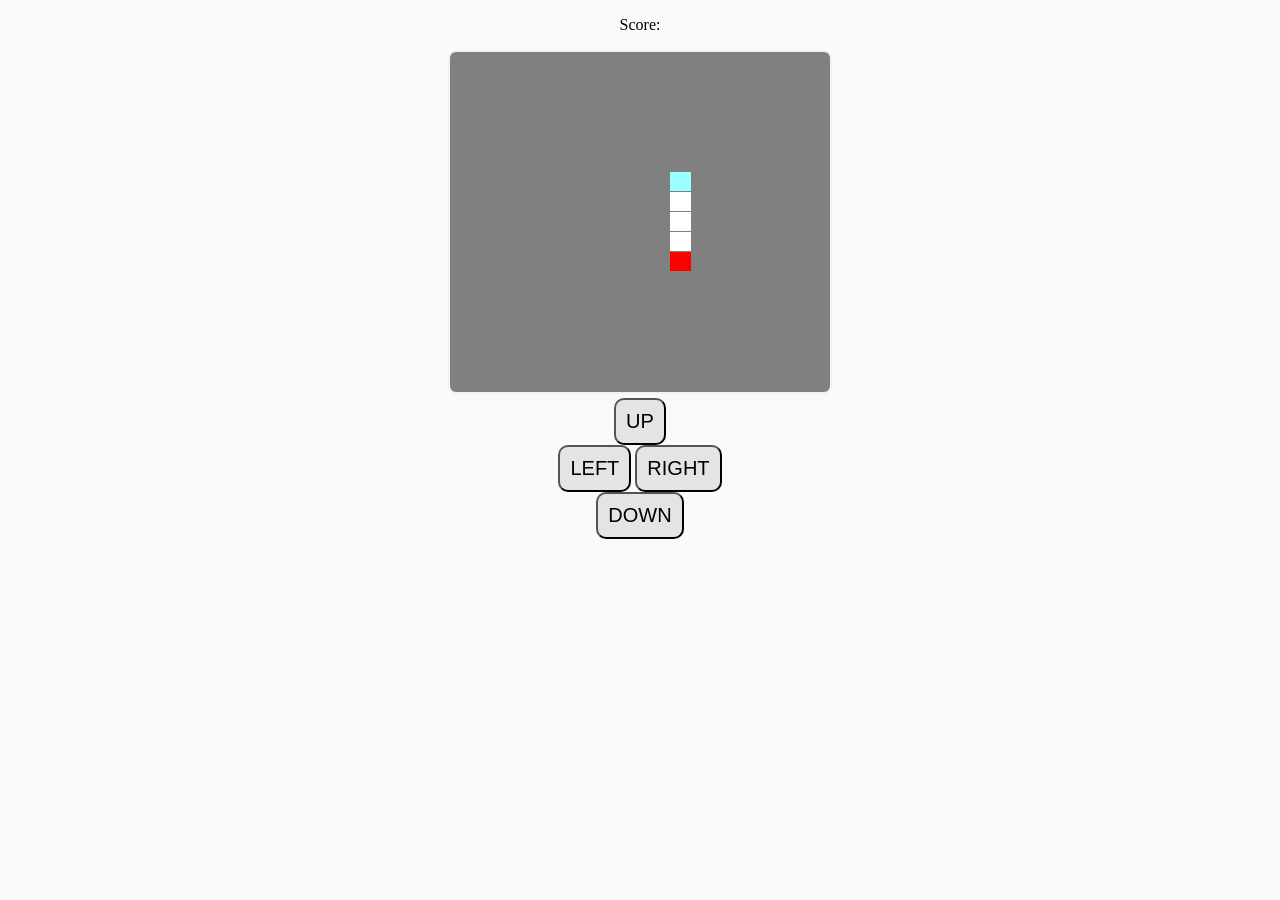
<file: snake-game/index.html>
<!doctype html>
<html>

<head>
    <meta charset="UTF-8">
    <meta name="viewport" content="width=device-width, initial-scale=1.0">
    <title>Snake Game</title>
    <link rel="stylesheet" href="style.css">
</head>

<body>
    <center>
        <p id="show()">Score:</p>
        <canvas id="gc" width="380px" height="340"></canvas>
        <br>
        <button onclick="dirChange('u')">UP</button><br>
        <button onclick="dirChange('l')">LEFT</button>
        <button onclick="dirChange('r')">RIGHT</button><br>
        <button onclick="dirChange('d')">DOWN</button>
    </center>

    <script src="script.js">

    </script>
</body>

</html>
</file>
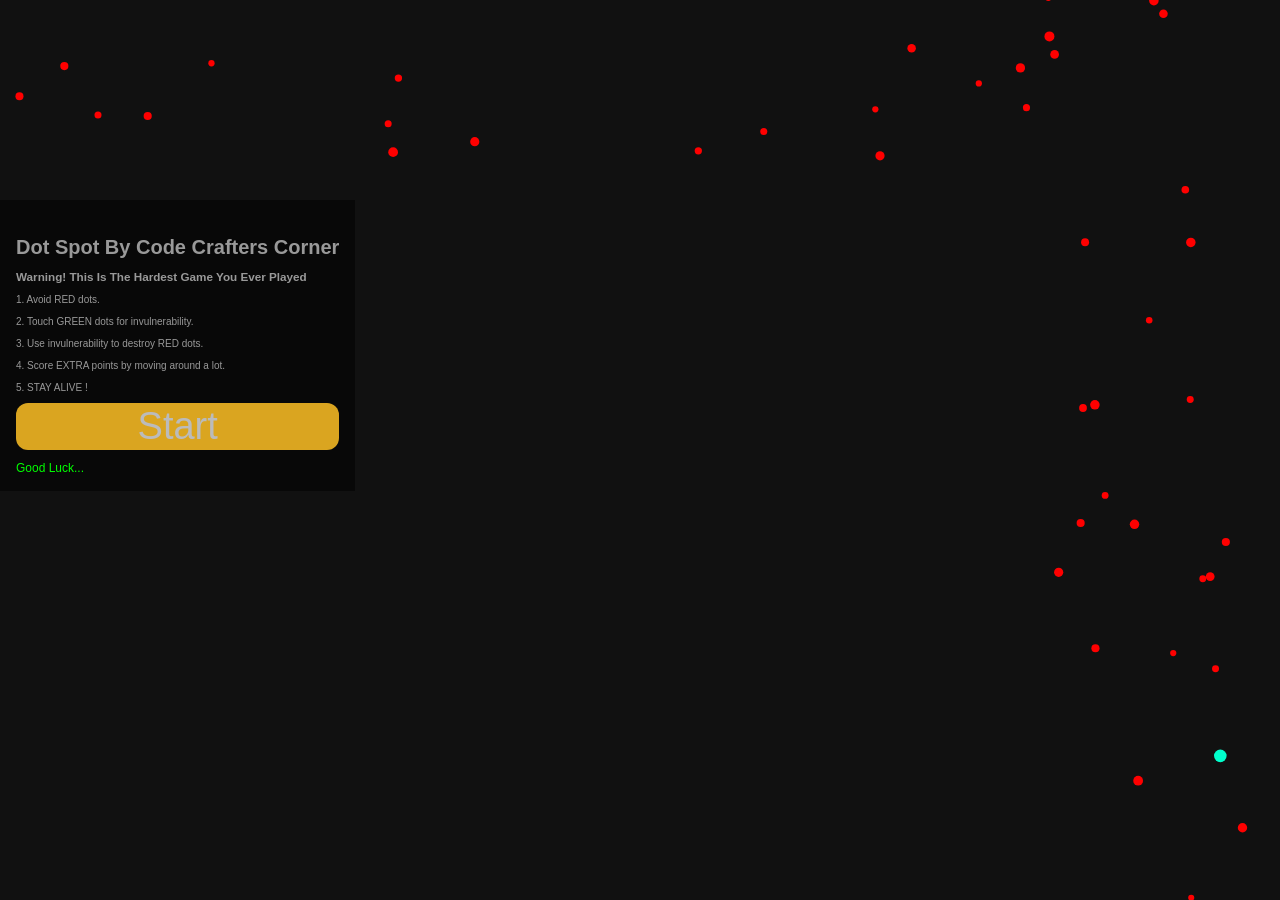
<file: spot-dot/index.html>
<!doctype html>
<html>

<head>
    <meta charset="UTF-8">
    <meta name="viewport" content="width=device-width, initial-scale=1.0">
    <meta http-equiv="X-UA-Compatible" content="ie=edge">
    <title>Dots Space By Code Crafters Corner</title>
    <style>
        html {
            color: #000;
            background: #222222;
        }

        a {
            cursor: pointer;
        }

        html,
        body,
        div,
        dl,
        dt,
        dd,
        ul,
        ol,
        li,
        h1,
        h2,
        h3,
        h4,
        h5,
        h6,
        pre,
        code,
        form,
        fieldset,
        legend,
        input,
        textarea,
        p,
        blockquote,
        th,
        td {
            margin: 0;
            padding: 0;
        }

        table {
            border-collapse: collapse;
            border-spacing: 0;
        }

        fieldset,
        img {
            border: 0;
        }

        address,
        caption,
        cite,
        code,
        dfn,
        em,
        strong,
        th,
        var {
            font-style: normal;
            font-weight: normal;
        }

        li {
            list-style: none;
        }

        caption,
        th {
            text-align: left;
        }

        /* h1,h2,h3,h4,h5,h6{font-size:100%;} */
        q:before,
        q:after {
            content: '';
        }

        abbr,
        acronym {
            border: 0;
            font-variant: normal;
        }

        sup {
            vertical-align: text-top;
        }

        sub {
            vertical-align: text-bottom;
        }

        input,
        textarea,
        select {
            font-family: inherit;
            font-size: inherit;
            font-weight: inherit;
            outline-style: none;
            outline-width: 0pt;
        }

        legend {
            color: #000;
        }

        a:focus,
        object,
        h1,
        h2,
        h3,
        h4,
        h5,
        h6 {
            -moz-outline-style: none;
            border: 0px;
        }

        /*input[type="Submit"]{cursor:pointer;}*/
        strong {
            font-weight: bold;
        }

        body {
            overflow: hidden;
            font-family: Helvetica, Arial, sans-serif;
            color: #333333;
            font-size: 11px;
            background-color: #222222;
        }

        canvas {
            background-color: #111111;
        }

        .ui {
            font-family: Arial, Helvetica, sans-serif;
            font-size: 10px;
            color: #999999;
            text-align: left;
            padding: 8px;
            background-color: rgba(0, 0, 0, 0.5);
            position: absolute;
            z-index: 2;
            margin: 0;
        }

        #message {
            padding: 16px;
        }

        #message p {
            color: lime;
            font-size: 12px;
            animation: blink 880ms ease-in-out infinite;
        }

        #status {
            width: 100%;
            height: 15px;
            padding: 8px;
            display: none;
        }

        #status span {
            color: dodgerblue;
            font-weight: bold;
            margin-right: 5px;
        }

        #title {
            margin-bottom: 20px;
            color: #eeeeee;
        }

        .ui ul {
            margin: 10px 0 10px 0;
        }

        .ui a {
            outline: none;
            font-family: Arial, Helvetica, sans-serif;
            font-size: 38px;
            text-decoration: none;
            color: #bbbbbb;
            padding: 2px;
            display: block;
            background: goldenrod;
            border-radius: 12px;
            text-align: center;
        }

        .ui a:hover {
            color: #000;
            background-color: #4bde35;
        }

        @keyframes blink {
            0% {
                color: lime;
            }

            100% {
                color: transparent;
            }
        }
    </style>
</head>

<body>
    <canvas id="world"></canvas>
    <div id="status" class="ui"></div>
    <div id="message" class="ui">
        <h2 id="title"></h2>
        <ul>
            <li>
                <h1>Dot Spot By Code Crafters Corner</h1>
                </h1>
            </li>
            <br>
            <li>
                <h3>Warning! This Is The Hardest Game You Ever Played</h3>
            </li>
            <br>
            <li>1. Avoid RED dots.</li>
            <br>
            <li>2. Touch GREEN dots for invulnerability.</li>
            <br>
            <li>3. Use invulnerability to destroy RED dots.</li>
            <br>
            <li>4. Score EXTRA points by moving around a lot.</li>
            <br>
            <li>5. STAY ALIVE !</li>
        </ul>
        <a href="#" id="startButton">Start</a>
        <br>
        <p>Good Luck...</p>
    </div>
    <script type="text/javascript">
        Spacedots = new function () {

            var isMobile = (navigator.userAgent.toLowerCase().indexOf('android') != -1) || (navigator.userAgent.toLowerCase().indexOf('iphone') != -1);

            var SCREEN_WIDTH = window.innerWidth;
            var SCREEN_HEIGHT = window.innerHeight;

            var canvas;
            var context;

            var status;
            var message;
            var title;
            var startButton;

            var enemies = [];
            var boosts = [];
            var particles = [];
            var player;

            var mouseX = (window.innerWidth - SCREEN_WIDTH);
            var mouseY = (window.innerHeight - SCREEN_HEIGHT);
            var mouseIsDown = false;

            var playing = false;
            var score = 0;
            var time = 0;

            var velocity = { x: -1.5, y: 1 };
            var difficulty = 2;

            this.init = function () {

                canvas = document.getElementById('world');
                status = document.getElementById('status');
                message = document.getElementById('message');
                title = document.getElementById('title');
                startButton = document.getElementById('startButton');

                if (canvas && canvas.getContext) {
                    context = canvas.getContext('2d');

                    // Register event listeners
                    document.addEventListener('mousemove', documentMouseMoveHandler, false);
                    document.addEventListener('mousedown', documentMouseDownHandler, false);
                    document.addEventListener('mouseup', documentMouseUpHandler, false);
                    canvas.addEventListener('touchstart', documentTouchStartHandler, false);
                    document.addEventListener('touchmove', documentTouchMoveHandler, false);
                    document.addEventListener('touchend', documentTouchEndHandler, false);
                    window.addEventListener('resize', windowResizeHandler, false);
                    startButton.addEventListener('click', startButtonClickHandler, false);

                    player = new Player();

                    windowResizeHandler();

                    setInterval(loop, 1000 / 70);
                }
            };

            function startButtonClickHandler(event) {
                event.preventDefault();

                if (playing == false) {
                    playing = true;

                    enemies = [];
                    boosts = [];
                    score = 0;
                    difficulty = 1;

                    player.trail = [];
                    player.position.x = mouseX;
                    player.position.y = mouseY;
                    player.boost = 0;

                    message.style.display = 'none';
                    status.style.display = 'block';

                    time = new Date().getTime();
                }
            }

            function gameOver() {
                playing = false;

                message.style.display = 'block';

                title.innerHTML = 'Game Over! (' + Math.round(score) + ' points)';
            }

            function documentMouseMoveHandler(event) {
                mouseX = event.clientX - (window.innerWidth - SCREEN_WIDTH) * .5 - 10;
                mouseY = event.clientY - (window.innerHeight - SCREEN_HEIGHT) * .5 - 10;
            }

            function documentMouseDownHandler(event) {
                mouseIsDown = true;
            }

            function documentMouseUpHandler(event) {
                mouseIsDown = false;
            }

            function documentTouchStartHandler(event) {
                if (event.touches.length == 1) {
                    event.preventDefault();

                    mouseX = event.touches[0].pageX - (window.innerWidth - SCREEN_WIDTH) * .5;
                    mouseY = event.touches[0].pageY - (window.innerHeight - SCREEN_HEIGHT) * .5;

                    mouseIsDown = true;
                }
            }

            function documentTouchMoveHandler(event) {
                if (event.touches.length == 1) {
                    event.preventDefault();

                    mouseX = event.touches[0].pageX - (window.innerWidth - SCREEN_WIDTH) * .5;
                    mouseY = event.touches[0].pageY - (window.innerHeight - SCREEN_HEIGHT) * .5;
                }
            }

            function documentTouchEndHandler(event) {
                mouseIsDown = false;
            }

            function windowResizeHandler() {
                SCREEN_WIDTH = window.innerWidth;
                SCREEN_HEIGHT = window.innerHeight;

                canvas.width = SCREEN_WIDTH;
                canvas.height = SCREEN_HEIGHT;

                var cvx = (window.innerWidth - SCREEN_WIDTH) * .5;
                var cvy = (window.innerHeight - SCREEN_HEIGHT) * .5;

                canvas.style.position = 'absolute';
                canvas.style.left = cvx + 'px';
                canvas.style.top = cvy + 'px';

                message.style.left = cvx + 'px';
                message.style.top = cvy + 200 + 'px';
            }

            function createParticles(position, spread, color) {
                var q = 10 + (Math.random() * 15);

                while (--q >= 0) {
                    var p = new Particle();
                    p.position.x = position.x + (Math.sin(q) * spread);
                    p.position.y = position.y + (Math.cos(q) * spread);
                    p.velocity = { x: -4 + Math.random() * 8, y: - 4 + Math.random() * 8 };
                    p.alpha = 1;

                    particles.push(p);
                }
            }

            function loop() {

                context.clearRect(0, 0, canvas.width, canvas.height);

                var svelocity = { x: velocity.x * difficulty, y: velocity.y * difficulty };

                var i, j, ilen, jlen;

                if (playing) {
                    difficulty += 0.0008;

                    pp = player.clonePosition();

                    player.position.x += (mouseX - player.position.x) * 0.13;
                    player.position.y += (mouseY - player.position.y) * 0.13;

                    score += 0.4 * difficulty;
                    score += player.distanceTo(pp) * 0.1;

                    player.boost = Math.max(player.boost - 1, 0);

                    if (player.boost > 0 && (player.boost > 100 || player.boost % 3 != 0)) {
                        context.beginPath();
                        context.fillStyle = '#167a66';//couleur interne au stade augmenter
                        context.strokeStyle = 'yellow';//couleur de la bordure au stade augmenter
                        context.arc(player.position.x, player.position.y, player.size * 2, 0, Math.PI * 2, true);
                        context.fill();
                        context.stroke();
                    }

                    player.trail.push(new Point(player.position.x, player.position.y));

                    context.beginPath();
                    context.strokeStyle = 'gold';// couleur du fil
                    context.lineWidth = 2;

                    for (i = 0, ilen = player.trail.length; i < ilen; i++) {
                        p = player.trail[i];

                        context.lineTo(p.position.x, p.position.y);

                        p.position.x += svelocity.x;
                        p.position.y += svelocity.y;
                    }

                    context.stroke();
                    context.closePath();

                    if (player.trail.length > 60) {
                        player.trail.shift();
                    }

                    context.beginPath();
                    context.fillStyle = 'orange';//couleur du noyau au stade normal
                    context.arc(player.position.x, player.position.y, player.size / 2, 0, Math.PI * 2, true);
                    context.fill();
                }

                if (playing && (player.position.x < 0 || player.position.x > SCREEN_WIDTH || player.position.y < 0 || player.position.y > SCREEN_HEIGHT)) {
                    gameOver();
                }

                for (i = 0; i < enemies.length; i++) {
                    p = enemies[i];

                    if (playing) {
                        if (player.boost > 0 && p.distanceTo(player.position) < ((player.size * 4) + p.size) * 0.5) {
                            createParticles(p.position, 10);
                            enemies.splice(i, 1);
                            i--;
                            score += 10;
                            continue;
                        }
                        else if (p.distanceTo(player.position) < (player.size + p.size) * 0.5) {
                            createParticles(player.position, 10);
                            gameOver();
                        }
                    }

                    context.beginPath();
                    context.fillStyle = 'red';//couleur des balles ennemies diminue
                    context.arc(p.position.x, p.position.y, p.size / 2, 0, Math.PI * 2, true);
                    context.fill();

                    p.position.x += svelocity.x * p.force;
                    p.position.y += svelocity.y * p.force;

                    if (p.position.x < 0 || p.position.y > SCREEN_HEIGHT) {
                        enemies.splice(i, 1);
                        i--;
                    }
                }

                for (i = 0; i < boosts.length; i++) {
                    p = boosts[i];

                    if (p.distanceTo(player.position) < (player.size + p.size) * 0.5 && playing) {
                        player.boost = 300;

                        for (j = 0; j < enemies.length; j++) {
                            e = enemies[j];

                            if (e.distanceTo(p.position) < 100) {
                                createParticles(e.position, 10);
                                enemies.splice(j, 1);
                                j--;
                                score += 10;
                            }
                        }
                    }

                    context.beginPath();
                    context.fillStyle = '#00ffcc';//couleur de la balle de point augmente
                    context.arc(p.position.x, p.position.y, p.size / 2, 0, Math.PI * 2, true);
                    context.fill();

                    p.position.x += svelocity.x * p.force;
                    p.position.y += svelocity.y * p.force;

                    if (p.position.x < 0 || p.position.y > SCREEN_HEIGHT || player.boost != 0) {
                        boosts.splice(i, 1);
                        i--;
                    }
                }

                if (enemies.length < 25 * difficulty) {
                    enemies.push(positionNewOrganism(new Enemy()));
                }

                if (boosts.length < 1 && Math.random() > 0.997 && player.boost == 0) {
                    boosts.push(positionNewOrganism(new Boost()));
                }

                for (i = 0; i < particles.length; i++) {
                    p = particles[i];

                    p.velocity.x += (svelocity.x - p.velocity.x) * 0.04;
                    p.velocity.y += (svelocity.y - p.velocity.y) * 0.04;

                    p.position.x += p.velocity.x;
                    p.position.y += p.velocity.y;

                    p.alpha -= 0.02;

                    context.fillStyle = 'red' + Math.max(p.alpha, 0) + ')';
                    context.fillRect(p.position.x, p.position.y, 1, 1);

                    if (p.alpha <= 0) {
                        particles.splice(i, 1);
                    }
                }

                if (playing) {
                    scoreText = 'Score: <span>' + Math.round(score) + '</span>';
                    scoreText += ' Time: <span>' + Math.round(((new Date().getTime() - time) / 1000) * 100) / 100 + 's</span>';
                    status.innerHTML = scoreText;
                }
            }

            function positionNewOrganism(p) {
                if (Math.random() > 0.5) {
                    p.position.x = Math.random() * SCREEN_WIDTH;
                    p.position.y = -20;
                }
                else {
                    p.position.x = SCREEN_WIDTH + 60;
                    p.position.y = (-SCREEN_HEIGHT * 0.2) + (Math.random() * SCREEN_HEIGHT * 1.2);
                }
                return p;
            }
        };
        /****/
        function Point(x, y) {
            this.position = { x: x, y: y };
        }
        Point.prototype.distanceTo = function (p) {
            var dx = p.x - this.position.x;
            var dy = p.y - this.position.y;
            return Math.sqrt(dx * dx + dy * dy);
        };
        Point.prototype.clonePosition = function () {
            return { x: this.position.x, y: this.position.y };
        };
        /****/
        function Player() {
            this.position = { x: 0, y: 0 };
            this.trail = [];
            this.size = 8;
            this.boost = 0;
        }
        Player.prototype = new Point();
        /****/
        function Enemy() {
            this.position = { x: 0, y: 0 };
            this.size = 6 + (Math.random() * 4);
            this.force = 1 + (Math.random() * 0.4);
        }
        Enemy.prototype = new Point();
        /****/
        function Boost() {
            this.position = { x: 0, y: 0 };
            this.size = 10 + (Math.random() * 8);
            this.force = 1 + (Math.random() * 0.4);
        }
        Boost.prototype = new Point();
        /****/
        function Particle() {
            this.position = { x: 0, y: 0 };
            this.force = 1 + (Math.random() * 0.4);
            this.color = '#ff0000';
        }
        Particle.prototype = new Point();

        Spacedots.init();
    </script>
</body>

</html>
</file>
<file: style.css>
body {
  font-family: "Roboto", Arial, sans-serif;
  margin: 20px;
}

ul {
  list-style-type: none;
  padding: 0;
}

li {
  margin-bottom: 10px;
}

a {
  text-decoration: none;
  color: #007bff;
  font-family: "Poppins", sans-serif;
  font-weight: 500;
}

a:hover {
  color: #0056b3;
}
</file>
<file: 5-x-in-a-row/t.css>
* {
  font-family: "Poppins", sans-serif;
}

body {
  background-color: whitesmoke;
}
div {
  background-color: whitesmoke;
  color: darkgreen;
  text-align: center;
}

.grid {

}

.playButton {
  width: 35px;
  height: 35px;
  margin-bottom: 4px;
  border-radius: 4px;
  background-color: #a2f3ff;
  color: #000000;
  box-shadow: inset 0 0 20px darkgreen, 0 0 30px darkgreen;
}

#resetButton {
  border-radius: 5px;
}
</file>
<file: block-match/style.css>
/*
 fonts used 
 font-family: 'Montserrat Alternates', sans-serif;
 font-family: 'Abel', sans-serif;
 */
* {
  margin: 0;
  padding: 0;
  -webkit-box-sizing: border-box;
  box-sizing: border-box;
}

body {
  -webkit-user-select: none;
  -moz-user-select: none;
  -ms-user-select: none;
  user-select: none;
  font-family: "Montserrat Alternates", sans-serif;
  background: #c31432;
  background: -webkit-gradient(
    linear,
    left top,
    right top,
    from(#240b36),
    to(#c31432)
  );
  background: linear-gradient(to right, #240b36, #c31432);
  color: white;
  text-transform: uppercase;
}

canvas {
  position: fixed;
  top: 0;
  left: 0;
  background: #c31432;
  background: -webkit-gradient(
    linear,
    left top,
    right top,
    from(#240b36),
    to(#c31432)
  );
  background: linear-gradient(to right, #240b36, #c31432);
  width: 100%;
  height: 100%;
}

.start {
  width: 100%;
  height: 100%;
  position: absolute;
  top: 0;
  left: 0;
  display: -webkit-box;
  display: -ms-flexbox;
  display: flex;
  -webkit-box-orient: vertical;
  -webkit-box-direction: normal;
  -ms-flex-direction: column;
  flex-direction: column;
  -webkit-box-pack: space-evenly;
  -ms-flex-pack: space-evenly;
  justify-content: space-evenly;
  -webkit-box-align: center;
  -ms-flex-align: center;
  align-items: center;
  background: transparent;
}

.start h1 {
  letter-spacing: 6px;
  font-size: 3em;
  font-family: "Abel", sans-serif;
}

.start button {
  outline: none;
  border: 2px solid white;
  color: white;
  background: transparent;
  padding: 8px 34px;
  font-size: larger;
}

.start button:hover {
  -webkit-transform: scale(0.95);
  transform: scale(0.95);
}

.start button:active {
  -webkit-transform: scale(0.85);
  transform: scale(0.85);
}

.score {
  width: 100%;
  top: 0;
  left: 0;
  position: absolute;
  z-index: 10;
}

.score h2 {
  width: 100%;
  display: -webkit-box;
  display: -ms-flexbox;
  display: flex;
  -webkit-box-orient: horizontal;
  -webkit-box-direction: normal;
  -ms-flex-direction: row;
  flex-direction: row;
  -ms-flex-pack: distribute;
  justify-content: space-around;
  -webkit-box-align: center;
  -ms-flex-align: center;
  align-items: center;
  color: white;
  margin-top: 8px;
  font-size: large;
}
</file>
<file: change-math-workout/style.css>
* {
    font-family: "Poppins";
}

body {
  text-align: center;
  margin: auto;
}
button {
  font-size: 20px;
  margin: auto;
}
.add,
.sub {
  font-size: 30px;
  font-weight: bold;
  width: 100%;
}

#monologue {
  font-size: 1px;
  color: lightgray;
}

#signature {
  font-size: 10px;
  text-align: center;
}
</file>
<file: list-of-ai-tools/style.css>
* {
  font-family: "Poppins";
}

h1,
h2 {
  color: #333;
}

table {
  width: 100%;
  border-collapse: collapse;
  margin-top: 20px;
}

th,
td {
  border: 1px solid #ddd;
  padding: 8px;
  text-align: left;
}

th {
  background-color: #f2f2f2;
}

a {
  text-decoration: none;
  color: #007bff;
}

a:hover {
  color: #0056b3;
}

.conatiner {
  max-width: min(700px, 80vw);
}

.center {
  display: flex;
  align-items: center;
  justify-content: center;
  flex-direction: column;
}
</file>
<file: math-workout/Day.css>
* {
  font-family: "Poppins", sans-serif;
}
body {
  background-color: #f2f2f2;
  letter-spacing: -1.2px;
}
.div {
  background-color: #fafafa;
  margin-bottom: 10px;
  padding: 10px;
  border-radius: 10px;
  border: 1px solid #ebebeb;
}

.button {
  background-color: #e4e4e4;
  padding: 10px;
  border-radius: 10px;
  border: 0;
}

.theme {
  background: #fafafa;
  width: 150px;
  border-radius: 20px;
  margin-left: 10px;
  padding: 10px;
}

.theme-text {
  display: inline;
  padding-left: 30px;
  padding: 10px;
}

.number {
  background-color: #e4e4e4;
  padding: 25px 50px 25px 50px;
  border-radius: 10px;
  border: 0;
  font-size: 40px;
  margin-bottom: 5px;
}
</file>
<file: snake-game/style.css>
body {
    background-color: #fafafa;
   }
   canvas{
   border-radius: 8px;
   border: 2px solid #f2f2f2;
   }
   button{
   font-size: 20px;
   Padding: 10px;
   Border-radius: 10px;
   background-color: #e4e4e4;
   }
</file>
